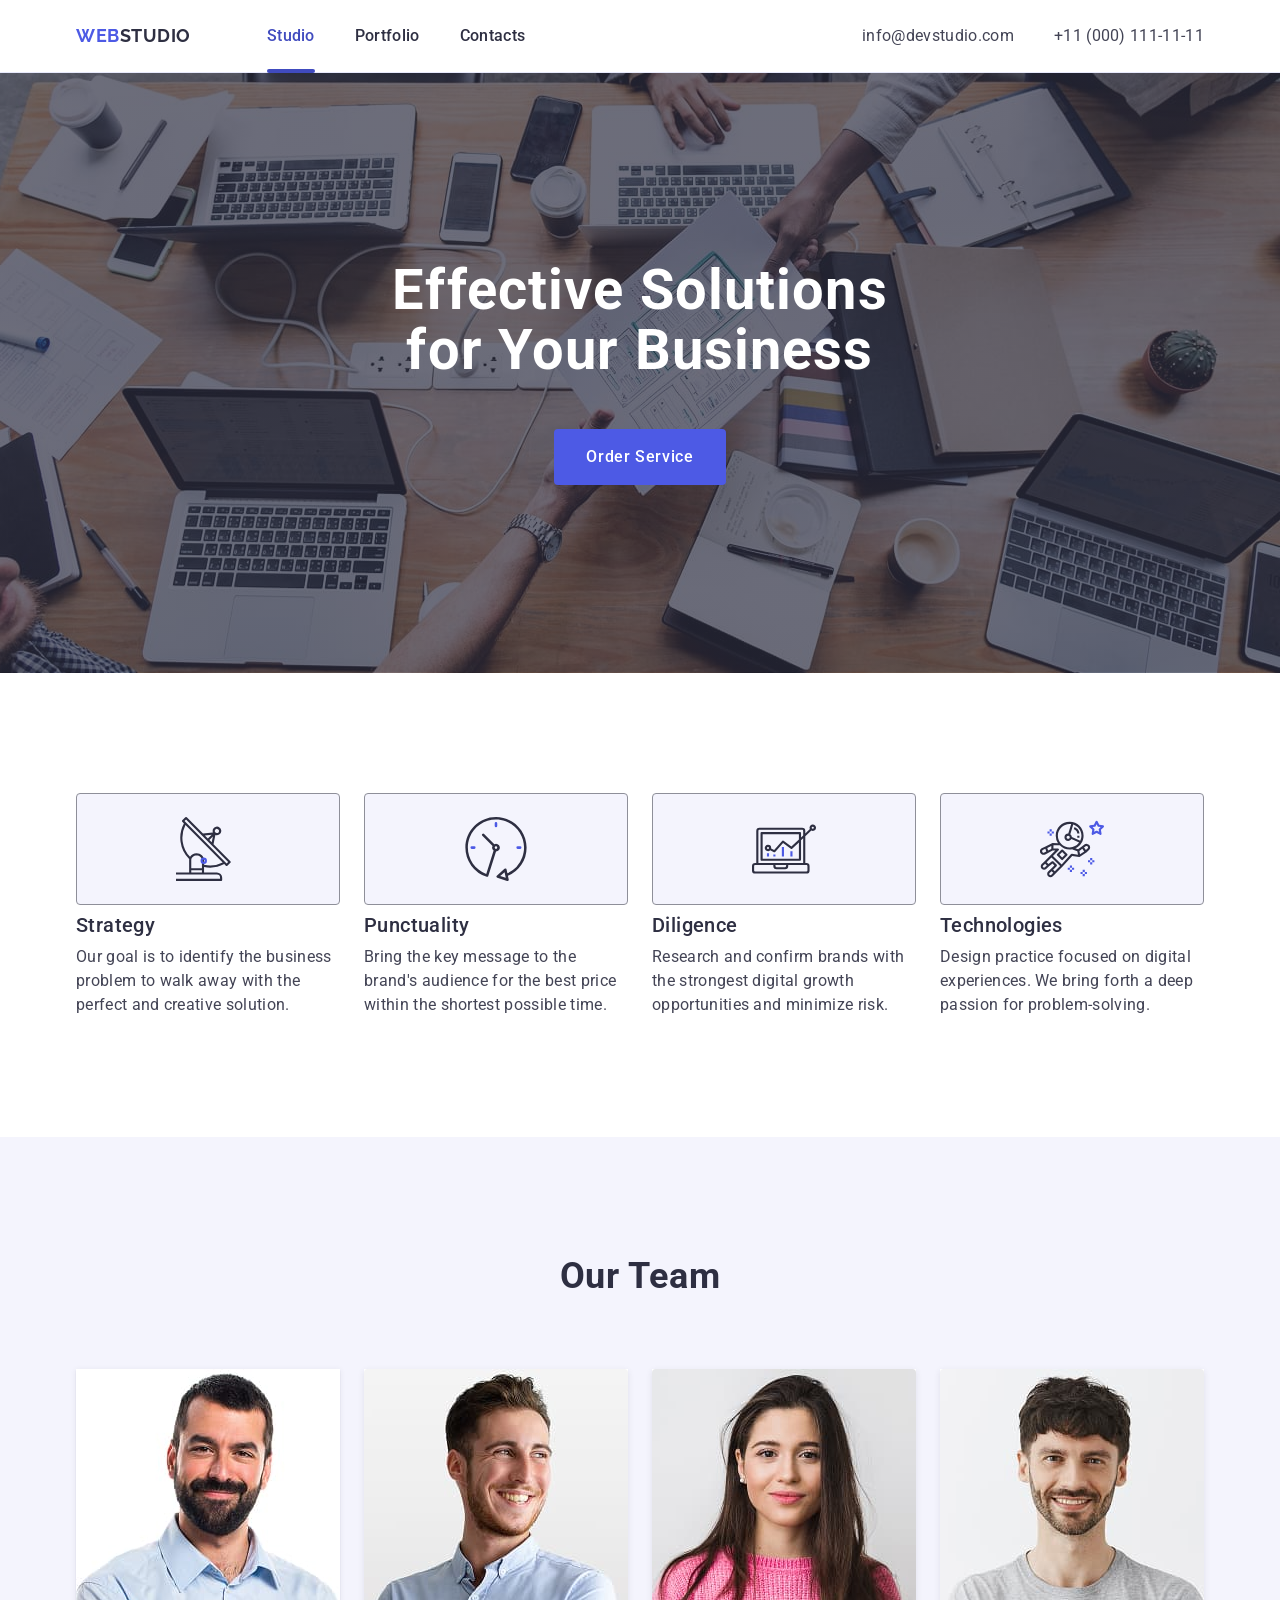
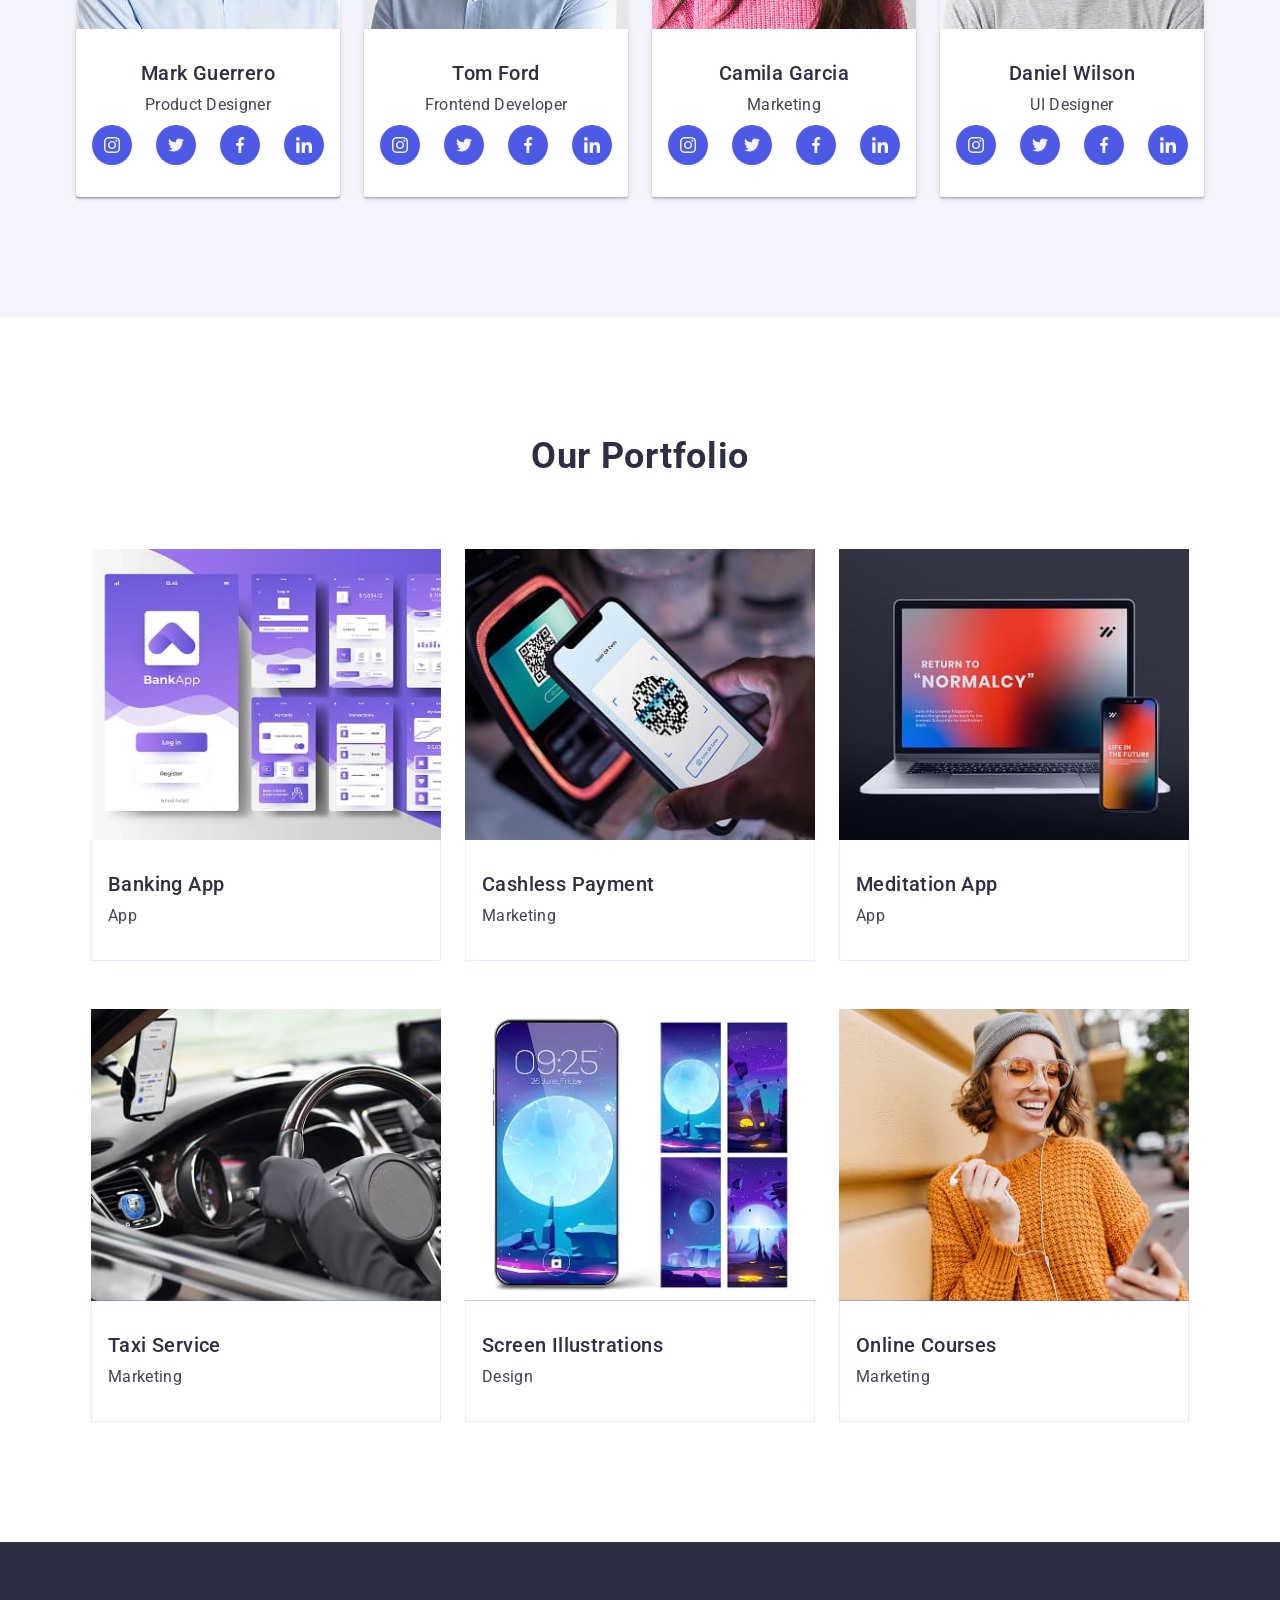
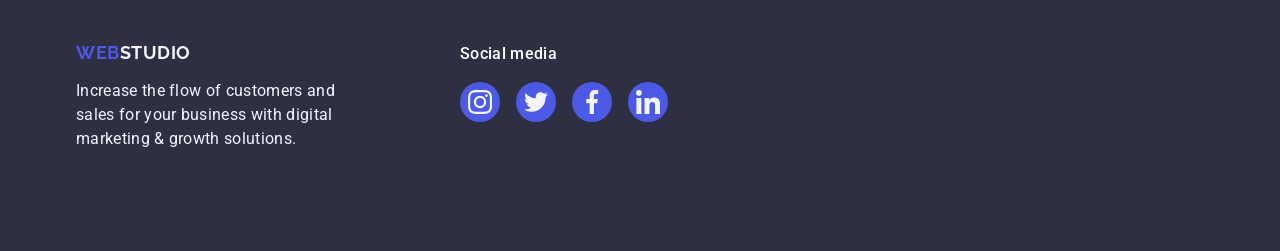
<file: index.html>
<!DOCTYPE html>
<html lang="en">
  <head>
    <meta charset="UTF-8" />
    <meta name="viewport" content="width=device-width, initial-scale=1.0" />
    <!-- all Fonts -->
    <link rel="preconnect" href="https://fonts.googleapis.com" />
    <link rel="preconnect" href="https://fonts.gstatic.com" crossorigin />
    <link
      href="https://fonts.googleapis.com/css2?family=Raleway:wght@700&family=Roboto:wght@400;500;700&display=swap"
      rel="stylesheet"
    />

    <!-- Normalize -->
    <link
      href="https://cdnjs.cloudflare.com/ajax/libs/modern-normalize/3.0.1/modern-normalize.min.css"
      rel="stylesheet"
    />
    <!-- Stylesheet -->
    <link rel="stylesheet" href="./css/styles.css" />

    <!-- Title -->
    <title>WebStudio</title>
  </head>
  <body>
    <!-- Header -->
    <header class="site-header header">
      <div class="container header-container">
        <nav class="nav-bar">
          <a href="./index.html" class="logo-link">
            Web<span class="logo-studio">Studio</span>
          </a>
          <ul class="main-menu">
            <li><a href="./index.html" class="menu-link current">Studio</a></li>
            <li><a href="#" class="menu-link">Portfolio</a></li>
            <li><a href="#" class="menu-link">Contacts</a></li>
          </ul>
        </nav>
        <address class="contact-info">
          <ul class="contact-list">
            <li>
              <a href="mailto:info@devstudio.com" class="contact-link"
                >info@devstudio.com</a
              >
            </li>
            <li>
              <a href="tel:+110001111111" class="contact-link"
                >+11 (000) 111-11-11</a
              >
            </li>
          </ul>
        </address>
      </div>
    </header>
    <main>
      <!-- Hero Section -->
      <section class="hero">
        <div class="container hero-container">
          <h1 class="hero-title">Effective Solutions for Your Business</h1>
          <button type="button" class="hero-button">
            <span class="button-text">Order Service</span>
          </button>
        </div>
      </section>

      <!-- Features Section -->
      <section class="features">
        <div class="container features-container">
          <h2 class="visually-hidden">Our Features</h2>
          <ul class="features-list">
            <li class="feature-item">
              <div class="feature-icon">
                <svg width="64" height="64">
                  <use href="./images/icons.svg#antenna"></use>
                </svg>
              </div>
              <h3 class="feature-item-name">Strategy</h3>
              <p class="feature-item-text">
                Our goal is to identify the business problem to walk away with
                the perfect and creative solution.
              </p>
            </li>
            <li class="feature-item">
              <div class="feature-icon">
                <svg width="64" height="64">
                  <use href="./images/icons.svg#clock"></use>
                </svg>
              </div>
              <h3 class="feature-item-name">Punctuality</h3>
              <p class="feature-item-text">
                Bring the key message to the brand's audience for the best price
                within the shortest possible time.
              </p>
            </li>
            <li class="feature-item">
              <div class="feature-icon">
                <svg width="64" height="64">
                  <use href="./images/icons.svg#diagram"></use>
                </svg>
              </div>
              <h3 class="feature-item-name">Diligence</h3>
              <p class="feature-item-text">
                Research and confirm brands with the strongest digital growth
                opportunities and minimize risk.
              </p>
            </li>
            <li class="feature-item">
              <div class="feature-icon">
                <svg width="64" height="64">
                  <use href="./images/icons.svg#astronaut"></use>
                </svg>
              </div>
              <h3 class="feature-item-name">Technologies</h3>
              <p class="feature-item-text">
                Design practice focused on digital experiences. We bring forth a
                deep passion for problem-solving.
              </p>
            </li>
          </ul>
        </div>
      </section>

      <!-- Team Section -->
      <section class="team">
        <div class="container team-container">
          <h2 class="team-titel">Our Team</h2>
          <ul class="team-list">
            <li class="team-item">
              <img
                src="./images/team/img1.jpg"
                alt="Mark Guerrero"
                width="264"
                height="260"
              />
              <div class="team-info">
                <h3 class="team-name">Mark Guerrero</h3>
                <p class="team-name-body">Product Designer</p>
                <ul class="social-list">
                  <li class="social-item">
                    <a
                      class="social-link"
                      href="https://instagram.com"
                      target="_blank"
                      rel="noopener noreferrer"
                    >
                      <svg class="social-icon" width="16" height="16">
                        <use href="./images/icons.svg#instagram"></use>
                      </svg>
                    </a>
                  </li>
                  <li class="social-item">
                    <a
                      class="social-link"
                      href="https://twitter.com"
                      target="_blank"
                      rel="noopener noreferrer"
                    >
                      <svg class="social-icon" width="16" height="16">
                        <use href="./images/icons.svg#twitter"></use>
                      </svg>
                    </a>
                  </li>
                  <li class="social-item">
                    <a
                      class="social-link"
                      href="https://facebook.com"
                      target="_blank"
                      rel="noopener noreferrer"
                    >
                      <svg class="social-icon" width="16" height="16">
                        <use href="./images/icons.svg#facebook"></use>
                      </svg>
                    </a>
                  </li>
                  <li class="social-item">
                    <a
                      class="social-link"
                      href="https://linkedin.com"
                      target="_blank"
                      rel="noopener noreferrer"
                    >
                      <svg class="social-icon" width="16" height="16">
                        <use href="./images/icons.svg#linkedin"></use>
                      </svg>
                    </a>
                  </li>
                </ul>
              </div>
            </li>
            <li class="team-item">
              <img
                src="./images/team/img2.jpg"
                alt="Tom Ford"
                width="264"
                height="260"
              />
              <div class="team-info">
                <h3 class="team-name">Tom Ford</h3>
                <p class="team-name-body">Frontend Developer</p>
                <ul class="social-list">
                  <li class="social-item">
                    <a
                      class="social-link"
                      href="https://instagram.com"
                      target="_blank"
                      rel="noopener noreferrer"
                    >
                      <svg class="social-icon" width="16" height="16">
                        <use href="./images/icons.svg#instagram"></use>
                      </svg>
                    </a>
                  </li>
                  <li class="social-item">
                    <a
                      class="social-link"
                      href="https://twitter.com"
                      target="_blank"
                      rel="noopener noreferrer"
                    >
                      <svg class="social-icon" width="16" height="16">
                        <use href="./images/icons.svg#twitter"></use>
                      </svg>
                    </a>
                  </li>
                  <li class="social-item">
                    <a
                      class="social-link"
                      href="https://facebook.com"
                      target="_blank"
                      rel="noopener noreferrer"
                    >
                      <svg class="social-icon" width="16" height="16">
                        <use href="./images/icons.svg#facebook"></use>
                      </svg>
                    </a>
                  </li>
                  <li class="social-item">
                    <a
                      class="social-link"
                      href="https://linkedin.com"
                      target="_blank"
                      rel="noopener noreferrer"
                    >
                      <svg class="social-icon" width="16" height="16">
                        <use href="./images/icons.svg#linkedin"></use>
                      </svg>
                    </a>
                  </li>
                </ul>
              </div>
            </li>
            <li class="team-item">
              <img
                src="./images/team/img3.jpg"
                alt="Camila Garcia"
                width="264"
                height="260"
              />
              <div class="team-info">
                <h3 class="team-name">Camila Garcia</h3>
                <p class="team-name-body">Marketing</p>
                <ul class="social-list">
                  <li class="social-item">
                    <a
                      class="social-link"
                      href="https://instagram.com"
                      target="_blank"
                      rel="noopener noreferrer"
                    >
                      <svg class="social-icon" width="16" height="16">
                        <use href="./images/icons.svg#instagram"></use>
                      </svg>
                    </a>
                  </li>
                  <li class="social-item">
                    <a
                      class="social-link"
                      href="https://twitter.com"
                      target="_blank"
                      rel="noopener noreferrer"
                    >
                      <svg class="social-icon" width="16" height="16">
                        <use href="./images/icons.svg#twitter"></use>
                      </svg>
                    </a>
                  </li>
                  <li class="social-item">
                    <a
                      class="social-link"
                      href="https://facebook.com"
                      target="_blank"
                      rel="noopener noreferrer"
                    >
                      <svg class="social-icon" width="16" height="16">
                        <use href="./images/icons.svg#facebook"></use>
                      </svg>
                    </a>
                  </li>
                  <li class="social-item">
                    <a
                      class="social-link"
                      href="https://linkedin.com"
                      target="_blank"
                      rel="noopener noreferrer"
                    >
                      <svg class="social-icon" width="16" height="16">
                        <use href="./images/icons.svg#linkedin"></use>
                      </svg>
                    </a>
                  </li>
                </ul>
              </div>
            </li>
            <li class="team-item">
              <img
                src="./images/team/img4.jpg"
                alt="Daniel Wilson"
                width="264"
                height="260"
              />
              <div class="team-info">
                <h3 class="team-name">Daniel Wilson</h3>
                <p class="team-name-body">UI Designer</p>
                <ul class="social-list">
                  <li class="social-item">
                    <a
                      class="social-link"
                      href="https://instagram.com"
                      target="_blank"
                      rel="noopener noreferrer"
                    >
                      <svg class="social-icon" width="16" height="16">
                        <use href="./images/icons.svg#instagram"></use>
                      </svg>
                    </a>
                  </li>
                  <li class="social-item">
                    <a
                      class="social-link"
                      href="https://twitter.com"
                      target="_blank"
                      rel="noopener noreferrer"
                    >
                      <svg class="social-icon" width="16" height="16">
                        <use href="./images/icons/icons.svg#twitter"></use>
                      </svg>
                    </a>
                  </li>
                  <li class="social-item">
                    <a
                      class="social-link"
                      href="https://facebook.com"
                      target="_blank"
                      rel="noopener noreferrer"
                    >
                      <svg class="social-icon" width="16" height="16">
                        <use href="./images/icons.svg#facebook"></use>
                      </svg>
                    </a>
                  </li>
                  <li class="social-item">
                    <a
                      class="social-link"
                      href="https://linkedin.com"
                      target="_blank"
                      rel="noopener noreferrer"
                    >
                      <svg class="social-icon" width="16" height="16">
                        <use href="./images/icons.svg#linkedin"></use>
                      </svg>
                    </a>
                  </li>
                </ul>
              </div>
            </li>
          </ul>
        </div>
      </section>

      <!-- Portfolio Section -->
      <section class="portfolio">
        <div class="container portfolio-container">
          <h2 class="portfolio-titel">Our Portfolio</h2>
          <ul class="portfolio-list">
            <li class="portfolio-item">
              <div class="overlay-wrapper">
                <img
                  src="./images/portfolio/img-1.jpg"
                  alt="Banking App"
                  width="360"
                  height="300"
                />
                <p class="overlay-text">
                  14 Stylish and User-Friendly App Design Concepts · Task
                  Manager App · Calorie Tracker App · Exotic Fruit Ecommerce App
                  · Cloud Storage App
                </p>
              </div>
              <div class="portfolio-info">
                <h3 class="portfolio-name">Banking App</h3>
                <p class="portfolio-name-body">App</p>
              </div>
            </li>
            <li class="portfolio-item">
              <div class="overlay-wrapper">
                <img
                  src="./images/portfolio/img-2.jpg"
                  alt="Cashless Payment"
                  width="360"
                  height="300"
                />
                <p class="overlay-text">
                  14 Stylish and User-Friendly App Design Concepts · Task
                  Manager App · Calorie Tracker App · Exotic Fruit Ecommerce App
                  · Cloud Storage App
                </p>
              </div>
              <div class="portfolio-info">
                <h3 class="portfolio-name">Cashless Payment</h3>
                <p class="portfolio-name-body">Marketing</p>
              </div>
            </li>
            <li class="portfolio-item">
              <div class="overlay-wrapper">
                <img
                  src="./images/portfolio/img-3.jpg"
                  alt="Meditation App"
                  width="360"
                  height="300"
                />
                <p class="overlay-text">
                  14 Stylish and User-Friendly App Design Concepts · Task
                  Manager App · Calorie Tracker App · Exotic Fruit Ecommerce App
                  · Cloud Storage App
                </p>
              </div>
              <div class="portfolio-info">
                <h3 class="portfolio-name">Meditation App</h3>
                <p class="portfolio-name-body">App</p>
              </div>
            </li>
            <li class="portfolio-item">
              <div class="overlay-wrapper">
                <img
                  src="./images/portfolio/img-4.jpg"
                  alt="Taxi Service"
                  width="360"
                  height="300"
                />
                <p class="overlay-text">
                  14 Stylish and User-Friendly App Design Concepts · Task
                  Manager App · Calorie Tracker App · Exotic Fruit Ecommerce App
                  · Cloud Storage App
                </p>
              </div>
              <div class="portfolio-info">
                <h3 class="portfolio-name">Taxi Service</h3>
                <p class="portfolio-name-body">Marketing</p>
              </div>
            </li>
            <li class="portfolio-item">
              <div class="overlay-wrapper">
                <img
                  src="./images/portfolio/img-5.jpg"
                  alt="Screen Illustrations"
                  width="360"
                  height="300"
                />
                <p class="overlay-text">
                  14 Stylish and User-Friendly App Design Concepts · Task
                  Manager App · Calorie Tracker App · Exotic Fruit Ecommerce App
                  · Cloud Storage App
                </p>
              </div>
              <div class="portfolio-info">
                <h3 class="portfolio-name">Screen Illustrations</h3>
                <p class="portfolio-name-body">Design</p>
              </div>
            </li>
            <li class="portfolio-item">
              <div class="overlay-wrapper">
                <img
                  src="./images/portfolio/img-6.jpg"
                  alt="Online Courses"
                  width="360"
                  height="300"
                />
                <p class="overlay-text">
                  14 Stylish and User-Friendly App Design Concepts · Task
                  Manager App · Calorie Tracker App · Exotic Fruit Ecommerce App
                  · Cloud Storage App
                </p>
              </div>
              <div class="portfolio-info">
                <h3 class="portfolio-name">Online Courses</h3>
                <p class="portfolio-name-body">Marketing</p>
              </div>
            </li>
          </ul>
        </div>
      </section>
    </main>

    <!-- Footer -->
    <footer class="footer">
      <div class="container footer-inner">
        <div class="footer-container">
          <a href="./index.html" class="footer-logo">
            Web<span class="footer-logo-studio">Studio</span>
          </a>
          <p class="footer-text">
            Increase the flow of customers and sales for your business with
            digital marketing & growth solutions.
          </p>
        </div>
        <div class="footer-container-social">
          <p class="footer-social-media">Social media</p>
          <ul class="social-list-footer">
            <li class="social-item-footer">
              <a
                class="social-link-footer"
                href="https://instagram.com"
                target="_blank"
                rel="noopener noreferrer"
                ><svg class="social-icon-footer" width="24" height="24">
                  <use href="./images/icons.svg#instagram"></use></svg
              ></a>
            </li>
            <li class="social-item-footer">
              <a
                class="social-link-footer"
                href="https://twitter.com"
                target="_blank"
                rel="noopener noreferrer"
                ><svg class="social-icon-footer" width="24" height="24">
                  <use href="./images/icons.svg#twitter"></use></svg
              ></a>
            </li>
            <li class="social-item-footer">
              <a
                class="social-link-footer"
                href="https://facebook.com"
                target="_blank"
                rel="noopener noreferrer"
                ><svg class="social-icon-footer" width="24" height="24">
                  <use href="./images/icons.svg#facebook"></use></svg
              ></a>
            </li>
            <li class="social-item-footer">
              <a
                class="social-link-footer"
                href="https://linkedin.com"
                target="_blank"
                rel="noopener noreferrer"
                ><svg class="social-icon-footer" width="24" height="24">
                  <use href="./images/icons.svg#linkedin"></use></svg
              ></a>
            </li>
          </ul>
        </div>
      </div>
    </footer>
  </body>
</html>
</file>
<file: css/styles.css>
/* #region CSS reset */
.header,
body {
  background-color: #ffffff;
}
.team {
  background-color: #f4f4fd;
}
.hero {
  background-color: #2e2f42;
}
.footer {
  background-color: #2e2f42;
}
img {
  display: block;
  max-width: 100%;
  height: auto;
}
body {
  font-family: 'Roboto', sans-serif;
  color: #434455;
}
.visually-hidden {
  position: absolute;
  width: 1px;
  height: 1px;
  margin: -1px;
  border: 0;
  padding: 0;
  white-space: nowrap;
  clip-path: inset(100%);
  clip: rect(0 0 0 0);
  overflow: hidden;
}
.container {
  width: 1158px;
  margin: 0 auto;
  padding: 0 15px;
}
h1,
h2,
h3,
h4,
h5,
h6,
p {
  margin: 0;
  padding: 0;
}

/* #endregion CSS reset */
/* Header */
/* #region Header */
.header {
  box-shadow: 0px 2px 1px rgba(46, 47, 66, 0.08),
    0px 1px 1px rgba(46, 47, 66, 0.16), 0px 1px 6px rgba(46, 47, 66, 0.08);
}
.site-header {
  border-bottom: 1px solid #e7e9fc;
  background-color: #ffffff;
}

.header-container {
  display: flex;
  align-items: center;
  justify-content: space-between;
}

.nav-bar {
  display: flex;
  align-items: center;
}

.logo-link {
  margin-right: 76px;
  font-family: 'Raleway', sans-serif;
  font-weight: 700;
  font-size: 18px;
  line-height: 1.17;
  letter-spacing: 0.03em;
  text-transform: uppercase;
  text-decoration: none;
  color: #4d5ae5;
}

.logo-studio {
  color: #2e2f42;
}

.main-menu {
  display: flex;
  list-style: none;
  margin: 0;
  padding: 0;
  gap: 40px;
  transition: color 250ms cubic-bezier(0.4, 0, 0.2, 1);
}

.menu-link {
  font-size: 16px;
  line-height: 24px;
  font-weight: 500;
  letter-spacing: 0.02em;
  text-decoration: none;
  color: #2e2f42;
  padding: 24px 0;
  display: block;
  transition: color 250ms cubic-bezier(0.4, 0, 0.2, 1);
}

.menu-link:hover,
.menu-link:focus,
.contact-link:hover,
.contact-link:focus {
  color: #404bbf;
}
.menu-link.current {
  position: relative;
  color: #404bbf;
}

.menu-link.current::after {
  content: '';

  position: absolute;
  left: 0;
  bottom: -1px;

  width: 100%;
  height: 4px;
  border-radius: 2px;

  background-color: #404bbf;
}
.contact-info {
  font-style: normal;
}

.contact-list {
  display: flex;
  list-style: none;
  margin: 0;
  padding: 0;
  gap: 40px;
  transition: color 250ms cubic-bezier(0.4, 0, 0.2, 1);
}

.contact-link {
  font-size: 16px;
  line-height: 1.5;
  letter-spacing: 0.02em;
  color: #434455;
  text-decoration: none;
  transition: color 250ms cubic-bezier(0.4, 0, 0.2, 1);
}

/* #endregion Header */
/* Hero */
/* #region Hero */
.hero {
  text-align: center;
  padding: 188px 0;
  background-image: linear-gradient(
      rgba(46, 47, 66, 0.7),
      rgba(46, 47, 66, 0.7)
    ),
    url(../images/background-image.jpg);
  background-repeat: no-repeat;
  background-position: center;
  background-size: cover;
  max-width: 1440px;
  padding: auto;
  margin: auto;
}

.hero-title {
  font-size: 56px;
  line-height: 1.07;
  letter-spacing: 0.02em;
  color: #ffffff;
  max-width: 496px;
  margin: auto;
}

.hero-button {
  display: block;
  margin: 48px auto 0;
  min-width: 169px;
  background-color: #4d5ae5;
  border: none;
  padding: 16px 32px;
  border-radius: 4px;
  font-family: 'Roboto', sans-serif;
  font-weight: 500;
  font-size: 16px;
  line-height: 1.5;
  letter-spacing: 0.04em;
  color: #ffffff;
  cursor: pointer;
  transition: background-color 250ms cubic-bezier(0.4, 0, 0.2, 1);
}

.hero-button:hover,
.hero-button:focus {
  background-color: #404bbf;
}

.button-text {
  font-size: 16px;
  line-height: 1.5;
  letter-spacing: 0.04em;
  color: #ffffff;
}
/* #endregion Hero */
/* Features */
/* #region Features */
.features {
  padding: 120px 0;
}

.feature-icon {
  display: flex;
  align-items: center;
  justify-content: center;
  background-color: #f4f4fd;
  border-radius: 4px;
  border: 1px solid #8e8f99;
  border-radius: 4px;
  width: 264px;
  height: 112px;
  margin-bottom: 8px;
}
.feature-icon svg {
  fill: currentColor;
}
.features-titel {
  font-size: 36px;
  line-height: 40px;
  letter-spacing: 0.02em;
  color: #2e2f42;
  margin-bottom: 72px;
}

.features-list {
  display: flex;
  justify-content: center;
  gap: 24px;
  list-style: none;
  margin: 0;
  padding: 0;
}

.feature-item {
  flex-basis: calc((100% - 3 * 24px) / 4);
  text-align: left;
}

.feature-item-name {
  font-weight: 500;
  font-size: 20px;
  line-height: 24px;
  letter-spacing: 0.02em;
  color: #2e2f42;
  margin-bottom: 8px;
}

.feature-item-text {
  font-size: 16px;
  line-height: 24px;
  letter-spacing: 0.02em;
  color: #434455;
}
/* #endregion Features */

/* Team */
/* #region Team */
.team {
  padding-top: 120px;
  padding-bottom: 120px;
}
.social-list {
  list-style: none;
  display: flex;
  gap: 24px;
  align-items: center;
  justify-content: center;
  padding: 0;
  margin-top: 8px;
}
.social-item {
  width: 40px;
  height: 40px;
}
.social-link {
  background-color: #4d5ae5;
  width: 100%;
  height: 100%;
  display: flex;
  align-items: center;
  justify-content: center;
  border-radius: 50%;
  transition: background-color 250ms cubic-bezier(0.4, 0, 0.2, 1);
}
.social-link:hover,
.social-link:focus {
  background-color: #404bbf;
}
.social-icon {
  fill: #f4f4fd;
}
.team-titel {
  font-size: 36px;
  line-height: 1.11;
  letter-spacing: 0.02em;
  text-align: center;
  text-transform: capitalize;
  color: #2e2f42;
  margin-bottom: 72px;
}

.team-list {
  display: flex;
  gap: 24px;
  list-style: none;
  margin: 0;
  padding: 0;
  justify-content: center;
}

.team-item {
  background-color: #ffffff;
  border-radius: 0 0 4px 4px;
  box-shadow: 0px 2px 6px rgba(46, 47, 66, 0.1);
  flex-basis: calc((100% - 72px) / 4);
}
.team-item:first-child {
  box-shadow: 0px 1px 6px rgba(46, 47, 66, 0.08),
    0px 1px 1px rgba(46, 47, 66, 0.16), 0px 2px 1px rgba(46, 47, 66, 0.08);
}

.team-item img {
  border-top-left-radius: 4px;
  border-top-right-radius: 4px;
  display: block;
  width: 100%;
  height: auto;
}

.team-info {
  padding-top: 32px;
  padding-bottom: 32px;
  text-align: center;
  box-shadow: 0 2px 1px 0 rgba(46, 47, 66, 0.08),
    0 1px 1px 0 rgba(46, 47, 66, 0.16), 0 1px 6px 0 rgba(46, 47, 66, 0.08);
}

.team-name {
  font-weight: 500;
  font-size: 20px;
  line-height: 24px;
  letter-spacing: 0.02em;
  color: #2e2f42;
  margin-bottom: 8px;
}

.team-name-body {
  font-size: 16px;
  line-height: 24px;
  letter-spacing: 0.02em;
  color: #434455;
}
/* #endregion Team */

/* Portfolio */
/* #region Portfolio */
.portfolio {
  padding-top: 120px;
  padding-bottom: 120px;
}

.portfolio-container {
  text-align: left;
  width: 1128px;
  margin: 0 auto;
  padding: 0 15px;
}

.portfolio-titel {
  font-size: 36px;
  line-height: 1.11;
  letter-spacing: 0.02em;
  text-align: center;
  color: #2e2f42;
  margin-bottom: 72px;
}

.portfolio-list {
  display: flex;
  flex-wrap: wrap;
  column-gap: 24px;
  row-gap: 48px;
  list-style: none;
  margin: 0;
  padding: 0;
  justify-content: center;
}

.portfolio-item {
  width: calc((100% - 48px) / 3);
  background-color: #ffffff;
  cursor: pointer;
}
.portfolio-item:first-child {
  transition: box-shadow 250ms cubic-bezier(0.4, 0, 0.2, 1);
}
.portfolio-item:hover,
.portfolio-item:focus {
  box-shadow: 0 2px 1px 0 rgba(46, 47, 66, 0.08),
    0 1px 1px 0 rgba(46, 47, 66, 0.16), 0 1px 6px 0 rgba(46, 47, 66, 0.08);
}
.portfolio-item:hover .overlay-text {
  transform: translateY(0);
}

.portfolio-item img {
  display: block;
  width: 100%;
  height: auto;
}
.overlay-wrapper {
  position: relative;
  overflow: hidden;
  transition: 250ms cubic-bezier(0.4, 0, 0.2, 1);
}
.overlay-text {
  transform: translateY(100%);
  transition: transform 250ms cubic-bezier(0.4, 0, 0.2, 1);
  padding: 40px 32px;
  position: absolute;
  top: 0;
  left: 0;
  color: #f4f4fd;
  font-size: 16px;
  line-height: 150%;
  letter-spacing: 0.02em;
  width: 100%;
  height: 100%;
  display: flex;
  background-color: #4d5ae5;
}

.portfolio-info {
  border: 1px solid #e7e9fc;
  border-top: none;
  padding: 32px 16px;
}

.portfolio-name {
  font-weight: 500;
  font-size: 20px;
  line-height: 120%;
  letter-spacing: 0.02em;
  color: #2e2f42;
  margin-bottom: 8px;
}

.portfolio-name-body {
  font-weight: 400;
  line-height: 150%;
  font-size: 16px;
  letter-spacing: 0.02em;
  color: #434455;
}
/* #endregion Portfolio */
/* Footer */
/* #region Footer */
.footer {
  background-color: #2e2f42;
  padding: 100px 0;
}

.footer-inner {
  display: flex;
  align-items: baseline;
  justify-content: flex-start;
}

.footer-container {
  margin-right: 120px;
}

/*.footer-container-social {
  width: 208px;
  height: 80px;
  display: flex;
  flex-direction: column;
  justify-content: center;
  gap: 8px;
}
*/
.footer-logo {
  display: inline-block;
  margin-bottom: 16px;
  font-family: 'Raleway', sans-serif;
  font-weight: 700;
  font-size: 18px;
  line-height: 1.17;
  letter-spacing: 0.03em;
  text-transform: uppercase;
  text-decoration: none;
  color: #4d5ae5;
}

.footer-logo-studio {
  color: #f4f4fd;
}

.footer-social-media {
  font-weight: 500;
  font-size: 16px;
  line-height: 150%;
  letter-spacing: 0.02em;
  color: #ffffff;
  margin-bottom: 16px;
}
.footer-text {
  max-width: 264px;
  font-weight: 400;
  font-size: 16px;
  line-height: 1.5;
  letter-spacing: 0.02em;
  color: #f4f4fd;
}

.social-list-footer {
  display: flex;
  gap: 16px;
  list-style: none;
  padding: 0;
  margin: 0;
}
.social-icon-footer {
  fill: #f4f4fd;
}

.social-link-footer {
  display: flex;
  align-items: center;
  justify-content: center;
  width: 40px;
  height: 40px;
  border-radius: 50%;
  background-color: #4d5ae5;
  transition: background-color 250ms cubic-bezier(0.4, 0, 0.2, 1);
}

.social-link-footer:hover,
.social-link-footer:focus {
  background-color: #31d0aa;
}
/* #endregion Footer */
</file>
